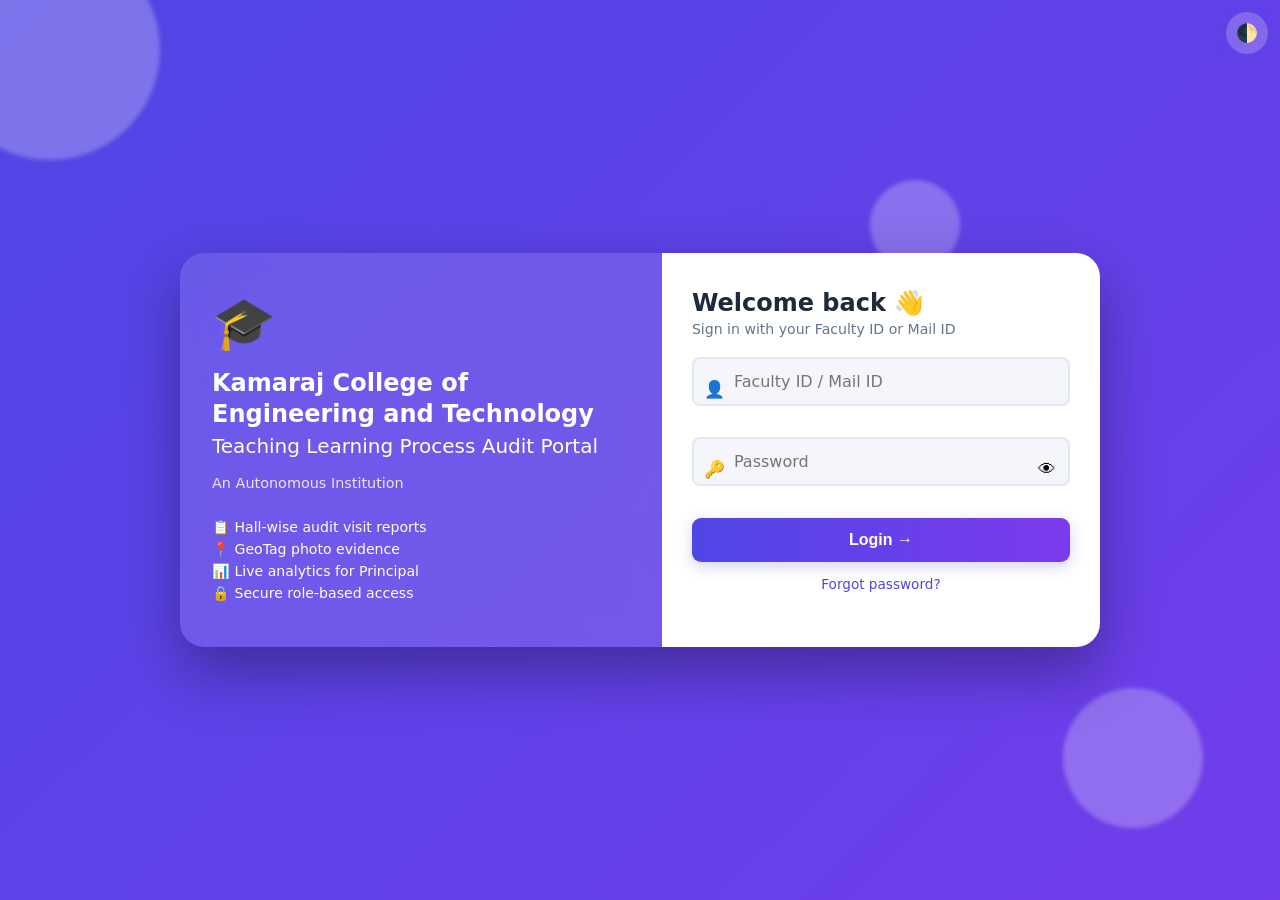
<file: index.html>
<!doctype html><html lang=en><head><meta charset=utf-8><meta name=viewport content="width=device-width,initial-scale=1,viewport-fit=cover"><title>TLV Audit Portal – Login</title><link rel=stylesheet href=style.css>
<style>
body{min-height:100vh;display:grid;place-items:center;padding:16px;overflow-x:hidden;background:linear-gradient(135deg,#4f46e5,#7c3aed,#06b6d4,#4f46e5);background-size:400% 400%;animation:bg 14s ease infinite}
[data-theme=dark] body{background:linear-gradient(135deg,#0f172a,#312e81,#1e1b4b,#0f172a);background-size:400% 400%}
@keyframes bg{50%{background-position:100% 50%}}
.blob{position:fixed;border-radius:50%;filter:blur(2px);opacity:.25;background:#fff;animation:fl 12s ease-in-out infinite;pointer-events:none}
.blob:nth-child(1){width:220px;height:220px;top:-60px;left:-60px}.blob:nth-child(2){width:140px;height:140px;bottom:8%;right:6%;animation-delay:-4s}.blob:nth-child(3){width:90px;height:90px;top:20%;right:25%;animation-delay:-8s}
@keyframes fl{50%{transform:translate(30px,-40px) scale(1.15)}}
.wrap{display:grid;grid-template-columns:1.1fr 1fr;width:min(920px,100%);border-radius:24px;overflow:hidden;box-shadow:0 25px 60px #0005;animation:pop .7s cubic-bezier(.2,.9,.3,1.2) both;position:relative;z-index:1}
@keyframes pop{from{opacity:0;transform:translateY(40px) scale(.94)}}
.hero{padding:40px 32px;color:#fff;background:#ffffff1f;backdrop-filter:blur(14px);display:flex;flex-direction:column;justify-content:center;gap:14px}
.logo{font-size:3.2rem;animation:bob 3s ease-in-out infinite;display:inline-block}@keyframes bob{50%{transform:translateY(-10px) rotate(-6deg)}}
.hero h1{margin:0;font-size:1.5rem;line-height:1.3}.hero p{margin:0;opacity:.85;font-size:.9rem}
.hero li{list-style:none;margin:6px 0;font-size:.88rem;opacity:0;animation:up .6s forwards}.hero li:nth-child(2){animation-delay:.3s}.hero li:nth-child(3){animation-delay:.6s}.hero li:nth-child(4){animation-delay:.9s}.hero ul{padding:0;margin:8px 0 0}
.panel{background:var(--card);padding:36px 30px;position:relative}
.panel h2{margin:0 0 4px}.panel .sub{color:var(--mut);font-size:.88rem;margin:0 0 20px}
.fld{position:relative;margin-bottom:16px}.fld span.ic{z-index:2;position:absolute;left:12px;top:50%;transform:translateY(-50%);font-size:1.05rem;pointer-events:none}
.fld input{position:relative;z-index:1;padding:13px 44px 13px 40px;border-width:2px;transition:border .2s,box-shadow .2s}.fld input:focus{outline:0;border-color:var(--pri);box-shadow:0 0 0 4px #4f46e528}
.fld.err input{border-color:var(--bad)}.fld .eye{z-index:2;position:absolute;right:6px;top:50%;transform:translateY(-50%);background:none;border:0;font-size:1.1rem;cursor:pointer;padding:8px}
.msg{color:var(--bad);font-size:.78rem;min-height:1em;margin-top:3px}
.shake{animation:sh .4s}@keyframes sh{25%{transform:translateX(-8px)}75%{transform:translateX(8px)}}
.go{width:100%;padding:13px;font-size:1rem;font-weight:600;background:linear-gradient(90deg,var(--pri),var(--pri2));position:relative;overflow:hidden}
.go.busy{pointer-events:none;opacity:.8}.go.busy::after{content:"";width:16px;height:16px;border:3px solid #fff;border-top-color:transparent;border-radius:50%;display:inline-block;margin-left:10px;vertical-align:middle;animation:sp .7s linear infinite}
.lnk{display:block;text-align:center;margin-top:14px;font-size:.85rem;color:var(--pri);text-decoration:none}.lnk:hover{text-decoration:underline}
.th{position:fixed;top:12px;right:12px;z-index:5;border-radius:50%;width:42px;height:42px;padding:0;font-size:1.1rem;background:#ffffff35}
.view{animation:up .4s both}.meter{height:5px;border-radius:3px;background:var(--bd);overflow:hidden;margin:-8px 0 14px}.meter i{display:block;height:100%;width:0;transition:width .3s,background .3s}
@media(max-width:700px){.wrap{grid-template-columns:1fr}.hero{padding:22px 20px;flex-direction:row;flex-wrap:wrap;align-items:center}.hero ul{display:none}.logo{font-size:2.2rem}.hero h1{font-size:1.1rem;flex:1}.hero p{display:none}.panel{padding:24px 20px}}
</style></head><body>
<i class=blob></i><i class=blob></i><i class=blob></i>
<button class="btn th" onclick=toggleTheme() aria-label=Theme>🌓</button>
<div class=wrap>
 <section class=hero><span class=logo>🎓</span><h1>Kamaraj College of Engineering and Technology<br><small style="font-weight:400">Teaching Learning Process Audit Portal</small></h1>
  <p>An Autonomous Institution</p><ul><li>📋 Hall-wise audit visit reports</li><li>📍 GeoTag photo evidence</li><li>📊 Live analytics for Principal</li><li>🔒 Secure role-based access</li></ul></section>
 <section class=panel>
  <div id=v1 class=view><h2>Welcome back 👋</h2><p class=sub>Sign in with your Faculty ID or Mail ID</p>
   <form id=f1 novalidate>
    <div class=fld id=g1><span class=ic>👤</span><input id=id placeholder="Faculty ID / Mail ID" autocomplete=username><div class=msg></div></div>
    <div class=fld id=g2><span class=ic>🔑</span><input id=pw type=password placeholder="Password" autocomplete=current-password><button type=button class=eye data-eye=pw>👁</button><div class=msg></div></div>
    <button class="btn go" id=go>Login →</button></form>
   <a href=# class=lnk id=fg>Forgot password?</a></div>
  <div id=v2 class=view hidden><h2>Set new password 🔐</h2><p class=sub>First login – choose a password of your own</p>
   <div class=fld id=g3><span class=ic>🔑</span><input id=np type=password placeholder="New password (min 6)" autocomplete=new-password><button type=button class=eye data-eye=np>👁</button><div class=msg></div></div>
   <div class=meter><i id=mt></i></div>
   <div class=fld id=g4><span class=ic>✅</span><input id=np2 type=password placeholder="Confirm password" autocomplete=off autocapitalize=off spellcheck=false><button type=button class=eye data-eye=np2>👁</button><div class=msg></div></div>
   <button class="btn go" id=sv>Save &amp; Continue →</button></div>
  <div id=v3 class=view hidden><h2>Reset password 📧</h2><p class=sub>A temporary password will be mailed to you</p>
   <div class=fld id=g5><span class=ic>✉️</span><input id=ml type=email placeholder="Registered Mail ID" autocomplete=email><div class=msg></div></div>
   <button class="btn go" id=rs>Send temporary password</button><a href=# class=lnk id=bk>← Back to login</a></div>
 </section></div>
<script src=common.js></script><script>
const pages={Admin:'admin.html',Principal:'principal.html',Faculty:'faculty.html'};let U;
const go=()=>location=pages[U.role]||'faculty.html';
const show=v=>['v1','v2','v3'].forEach(x=>{$('#'+x).hidden=x!==v;});
function bad(g,m){const e=$('#'+g);e.classList.add('err','shake');$('.msg',e).textContent=m;$('input',e).focus();setTimeout(()=>e.classList.remove('shake'),450);}
function clr(){document.querySelectorAll('.fld').forEach(e=>{e.classList.remove('err');$('.msg',e).textContent='';});}
document.querySelectorAll('input').forEach(i=>i.addEventListener('input',clr));
document.querySelectorAll('[data-eye]').forEach(b=>b.onclick=()=>{const i=$('#'+b.dataset.eye);i.type=i.type==='password'?'text':'password';b.textContent=i.type==='password'?'👁':'🙈';});
async function busy(btn,fn){btn.classList.add('busy');try{await fn();}catch(e){}btn.classList.remove('busy');}
$('#f1').onsubmit=async e=>{e.preventDefault();clr();
 if(!$('#id').value.trim())return bad('g1','Enter your Faculty ID or Mail ID');
 if(!$('#pw').value)return bad('g2','Please enter your password');
 busy($('#go'),async()=>{const r=await api('login',{id:$('#id').value,password:$('#pw').value},1);sessionStorage.t=r.token;sessionStorage.u=JSON.stringify(U=r.user);if(r.first)show('v2');else go();});};
$('#np').oninput=e=>{const v=e.target.value,s=(v.length>=6)+(/[A-Z]/.test(v)&&/[a-z]/.test(v))+/\d/.test(v)+/[^\w]/.test(v);$('#mt').style.width=s*25+'%';$('#mt').style.background=['#dc2626','#dc2626','#f59e0b','#16a34a','#16a34a'][s];};
$('#sv').onclick=()=>{clr();if(!$('#np').value)return bad('g3','Please enter a new password');if($('#np').value.length<6)return bad('g3','Minimum 6 characters');if(!$('#np2').value)return (toast('Confirm password not entered'),bad('g4','Confirm password not entered – please re-type it'));if($('#np').value!==$('#np2').value)return bad('g4','Passwords do not match');
 busy($('#sv'),async()=>{await api('changePassword',{newPass:$('#np').value},1);go();});};
$('#np2').addEventListener('input',()=>{const m=$('#np2').value===$('#np').value;$('.msg',$('#g4')).style.color=m?'var(--ok)':'var(--bad)';$('.msg',$('#g4')).textContent=$('#np2').value?(m?'✔ Passwords match':'Passwords do not match yet'):'';});
$('#np2').addEventListener('keydown',e=>{if(e.key==='Enter')$('#sv').click();});
$('#fg').onclick=e=>{e.preventDefault();show('v3');};$('#bk').onclick=e=>{e.preventDefault();show('v1');};
$('#rs').onclick=()=>{clr();if(!/\S+@\S+\.\S+/.test($('#ml').value))return bad('g5','Enter a valid mail ID');
 busy($('#rs'),async()=>{await api('forgot',{id:$('#ml').value},1);toast('If the mail is registered, a temporary password has been sent');show('v1');});};
</script></body></html>
</file>
